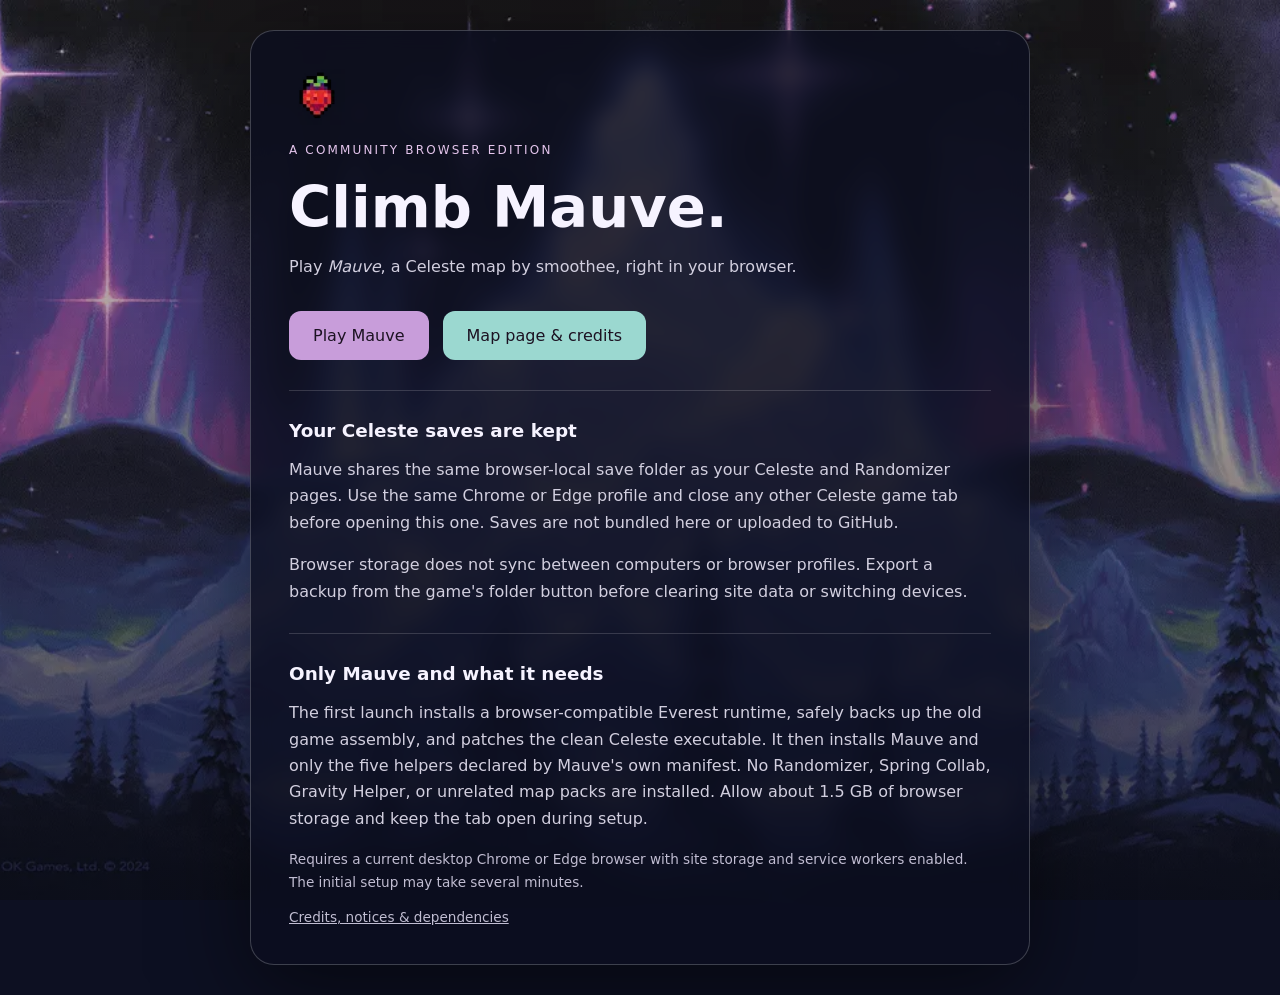
<file: public-site/index.html>
<!doctype html>
<html lang="en">
<head>
  <meta charset="utf-8">
  <meta name="viewport" content="width=device-width,initial-scale=1">
  <meta name="theme-color" content="#171123">
  <title>Celeste — Mauve</title>
  <link rel="icon" href="./app.webp">
  <link rel="stylesheet" href="./public.css">
</head>
<body class="celeste-theme">
  <main class="card">
    <img src="./app.webp" width="56" height="56" alt="Celeste strawberry">
    <p class="eyebrow">A COMMUNITY BROWSER EDITION</p>
    <h1>Climb Mauve.</h1>
    <p>Play <em>Mauve</em>, a Celeste map by smoothee, right in your browser.</p>
    <div class="choices">
      <a class="button" href="./game.html?mode=mauve&amp;mods=1&amp;prepatched=1&amp;autoplay=1">Play Mauve</a>
      <a class="button secondary" href="https://gamebanana.com/mods/404124" target="_blank" rel="noopener noreferrer">Map page &amp; credits</a>
    </div>
    <section class="note">
      <h2>Your Celeste saves are kept</h2>
      <p>Mauve shares the same browser-local save folder as your Celeste and Randomizer pages. Use the same Chrome or Edge profile and close any other Celeste game tab before opening this one. Saves are not bundled here or uploaded to GitHub.</p>
      <p>Browser storage does not sync between computers or browser profiles. Export a backup from the game's folder button before clearing site data or switching devices.</p>
    </section>
    <section class="note">
      <h2>Only Mauve and what it needs</h2>
      <p>The first launch installs a browser-compatible Everest runtime, safely backs up the old game assembly, and patches the clean Celeste executable. It then installs Mauve and only the five helpers declared by Mauve's own manifest. No Randomizer, Spring Collab, Gravity Helper, or unrelated map packs are installed. Allow about 1.5 GB of browser storage and keep the tab open during setup.</p>
      <p class="small">Requires a current desktop Chrome or Edge browser with site storage and service workers enabled. The initial setup may take several minutes.</p>
    </section>
    <a class="small" href="./credits.html">Credits, notices &amp; dependencies</a>
  </main>
</body>
</html>
</file>
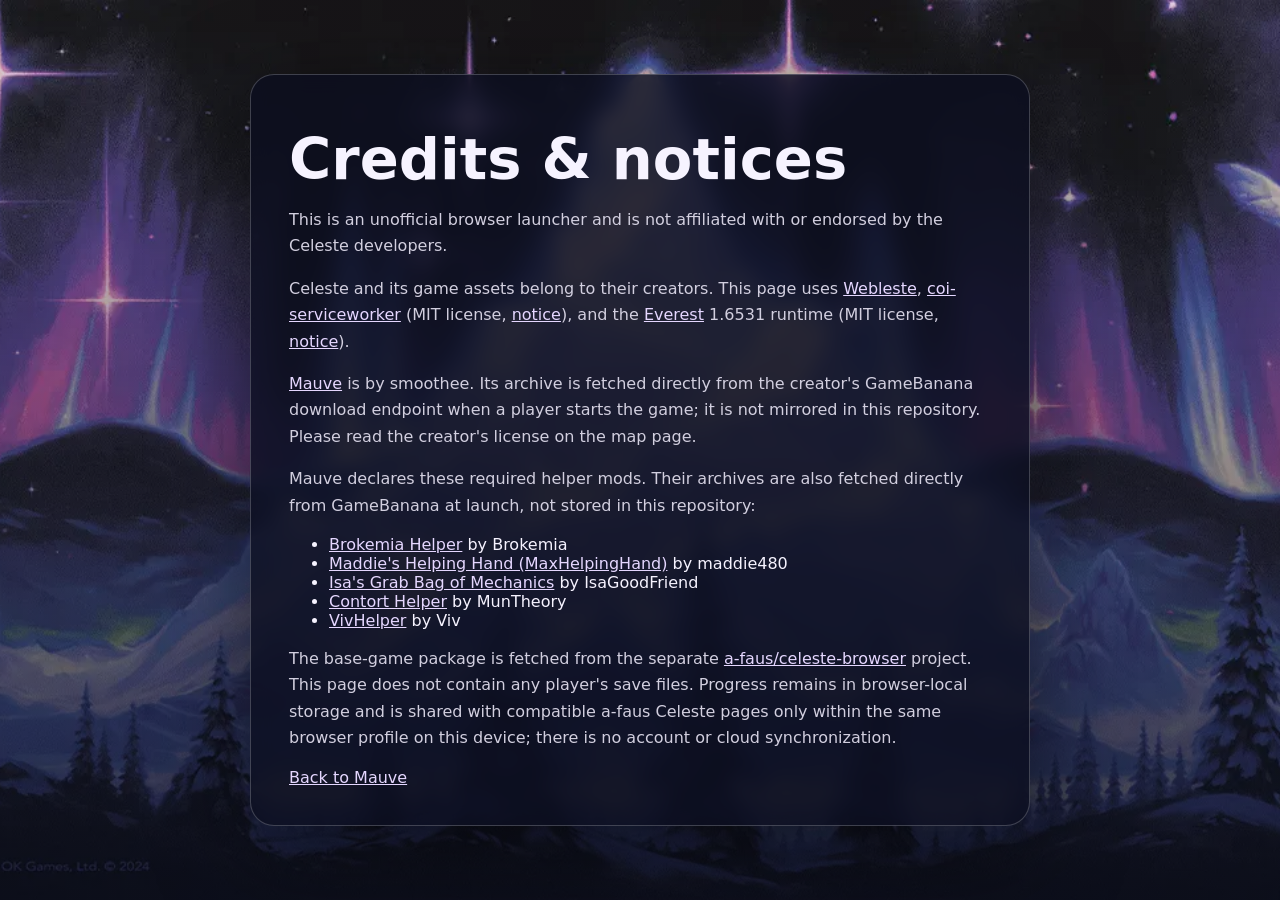
<file: public-site/credits.html>
<!doctype html>
<html lang="en">
<head>
  <meta charset="utf-8">
  <meta name="viewport" content="width=device-width,initial-scale=1">
  <title>Credits &amp; notices — Celeste: Mauve</title>
  <link rel="stylesheet" href="./public.css">
</head>
<body class="celeste-theme">
  <main class="card">
    <h1>Credits &amp; notices</h1>
    <p>This is an unofficial browser launcher and is not affiliated with or endorsed by the Celeste developers.</p>
    <p>Celeste and its game assets belong to their creators. This page uses <a href="https://github.com/MercuryWorkshop/celeste-wasm">Webleste</a>, <a href="https://github.com/gzuidhof/coi-serviceworker">coi-serviceworker</a> (MIT license, <a href="./COI-LICENSE.txt">notice</a>), and the <a href="https://github.com/EverestAPI/Everest">Everest</a> 1.6531 runtime (MIT license, <a href="./EVEREST-LICENSE.txt">notice</a>).</p>
    <p><a href="https://gamebanana.com/mods/404124">Mauve</a> is by smoothee. Its archive is fetched directly from the creator's GameBanana download endpoint when a player starts the game; it is not mirrored in this repository. Please read the creator's license on the map page.</p>
    <p>Mauve declares these required helper mods. Their archives are also fetched directly from GameBanana at launch, not stored in this repository:</p>
    <ul>
      <li><a href="https://gamebanana.com/mods/53688">Brokemia Helper</a> by Brokemia</li>
      <li><a href="https://gamebanana.com/mods/53687">Maddie's Helping Hand (MaxHelpingHand)</a> by maddie480</li>
      <li><a href="https://gamebanana.com/mods/53645">Isa's Grab Bag of Mechanics</a> by IsaGoodFriend</li>
      <li><a href="https://gamebanana.com/mods/53701">Contort Helper</a> by MunTheory</li>
      <li><a href="https://gamebanana.com/mods/53700">VivHelper</a> by Viv</li>
    </ul>
    <p>The base-game package is fetched from the separate <a href="https://github.com/a-faus/celeste-browser">a-faus/celeste-browser</a> project. This page does not contain any player's save files. Progress remains in browser-local storage and is shared with compatible a-faus Celeste pages only within the same browser profile on this device; there is no account or cloud synchronization.</p>
    <a href="./index.html">Back to Mauve</a>
  </main>
</body>
</html>
</file>
<file: public-site/public.css>
:root {
  color-scheme: dark;
  font-family: system-ui, sans-serif;
  background: #0d1022;
  color: #f6f3ff;
  --page-accent: #c89dda;
  --page-secondary: #9bd8d0;
  --mountain-art: url("./splash.webp");
  --mountain-overlay: linear-gradient(180deg, rgba(8, 11, 26, .12), rgba(8, 11, 26, .4) 48%, rgba(8, 11, 26, .78) 100%);
}

* { box-sizing: border-box; }
body {
  margin: 0; min-height: 100vh; display: grid; place-items: center; padding: 30px;
  background-color: #0d1022; background-image: var(--mountain-overlay), var(--mountain-art);
  background-position: center, center 46%; background-size: cover; background-attachment: fixed; background-repeat: no-repeat;
}
.card {
  width: min(100%, 780px); padding: 38px; border: 1px solid #ffffff35; border-radius: 24px;
  background: rgba(11, 14, 31, .82); box-shadow: 0 24px 90px #0008; backdrop-filter: blur(10px);
}
.eyebrow { letter-spacing: .18em; font-size: .75rem; color: #e4c5ec; }
h1 { font-size: clamp(2rem, 6vw, 3.6rem); line-height: 1.07; margin: 16px 0; }
p { line-height: 1.65; color: #d2cfdf; }
.choices { display: flex; gap: 14px; flex-wrap: wrap; margin: 30px 0; }
.button {
  display: inline-block; background: var(--page-accent); color: #1c1222; padding: 15px 24px;
  border-radius: 12px; text-decoration: none; font-weight: 750; border: 0; font: inherit; cursor: pointer;
}
.secondary { background: var(--page-secondary); }
.note { border-top: 1px solid #ffffff28; margin-top: 28px; padding-top: 14px; }
h2 { font-size: 1.15rem; }
.small { font-size: .85rem; color: #c1bdd2; }
a { color: #e5d7ff; }
progress { width: 100%; height: 20px; margin: 16px 0; }
#status { overflow-wrap: anywhere; }
button { font: inherit; }
#startup {
  position: fixed; inset: 0; z-index: 9999; overflow: auto; display: grid; place-items: center;
  padding: 24px; background-color: #0d1022; background-image: var(--mountain-overlay), var(--mountain-art);
  background-position: center, center 46%; background-size: cover; background-attachment: fixed; background-repeat: no-repeat;
}
#startup .card { width: min(100%, 780px); }
.error { color: #ffabb9; }
#retry { display: none; }
@media (max-width: 600px) {
  body { padding: 18px; background-position: center, 50% center; }
  .card { padding: 26px 22px; }
  .choices { gap: 10px; }
  .button { width: 100%; text-align: center; }
}
</file>
